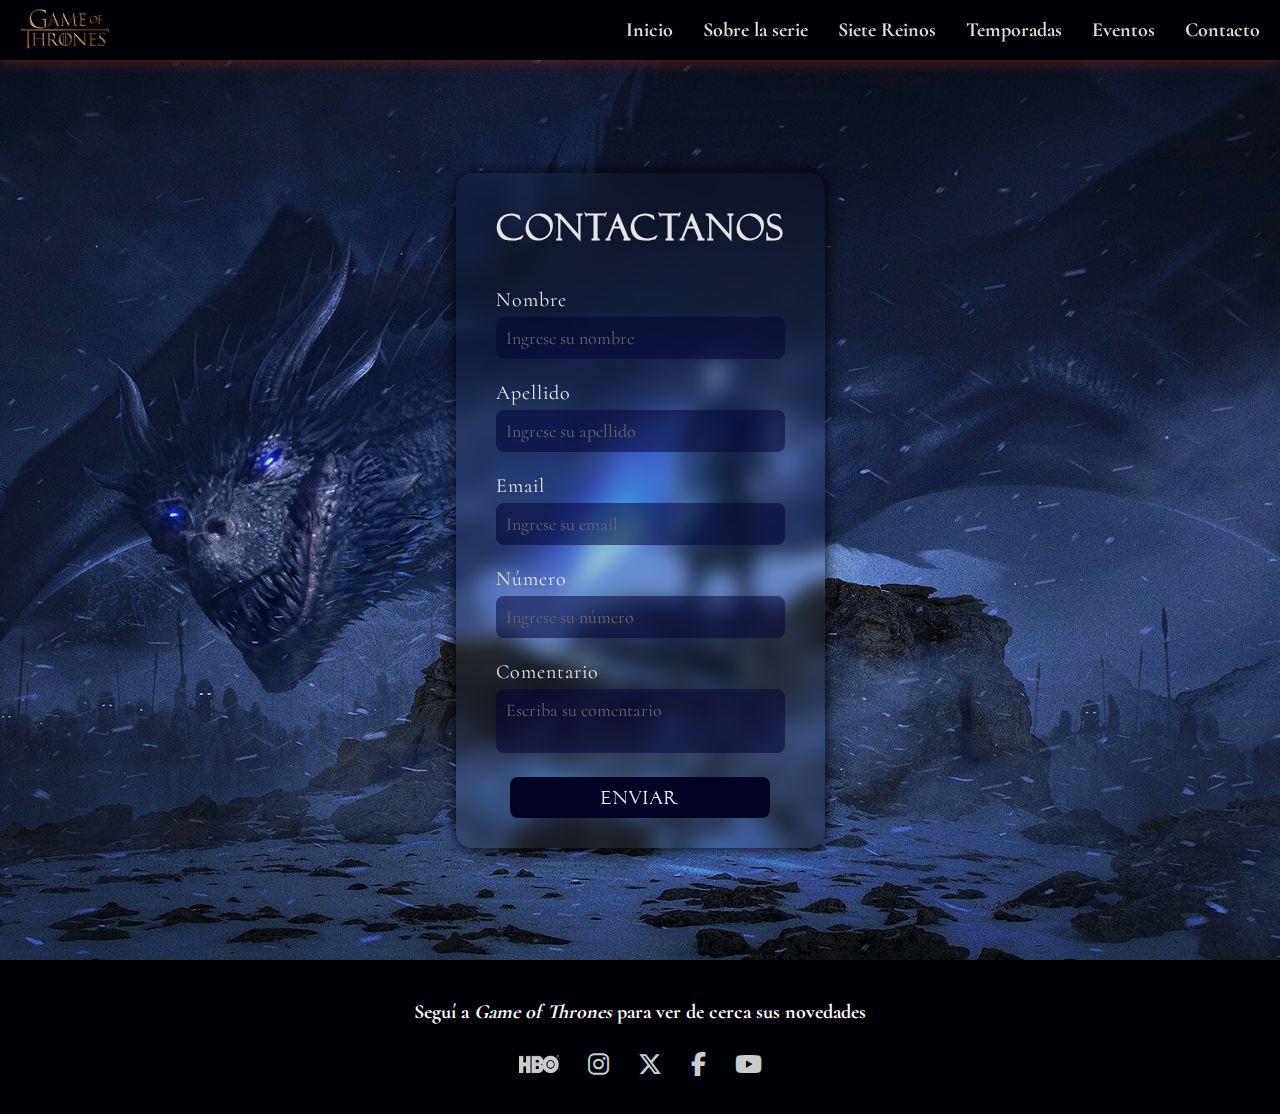
<file: contacto.html>
<!DOCTYPE html>
<html lang="en">

    <head>
        <title>Contacto</title>
        <meta charset="UTF-8">
        <meta name="viewport" content="width=device-width, initial-scale=1.0">
        <link rel="stylesheet" href="estilos/contacto.css">
        <link rel="stylesheet" href="estilos/estilosFijos.css">
        <link rel="stylesheet" href="estilos/fuentes.css">
        <link rel="icon" href="imagenes/icono.png">
        <link rel="stylesheet" href="https://cdnjs.cloudflare.com/ajax/libs/font-awesome/6.7.2/css/all.min.css">
    </head>

    <body>
        <header>
            <img src="imagenes/logo.png" alt = "Game Of Thrones - Logo" class="logo">
                <nav>
                    <ul class="enlaces">
                        <li><a href="index.html">Inicio</a></li>
                        <li><a href="index.html#subtitulo">Sobre la serie</a></li>
                        <li><a href="siete_reinos.html">Siete Reinos</a></li>
                        <li><a href="temporadas.html">Temporadas</a></li>
                        <li><a href="404.html">Eventos</a></li>
                        <li><a href="contacto.html">Contacto</a></li>
                    </ul>
                </nav>
        </header>
        
        <div class="fondo">
            <div class="contenedor">

                <form autocomplete="off" action="pagina_enviada.html">
                    <h1>Contactanos</h1>

                    <label for="nombre">Nombre</label>
                    <input type="text" id="nombre" placeholder="Ingrese su nombre" required>

                    <label for="apellido">Apellido</label>
                    <input type="text" id="apellido" placeholder="Ingrese su apellido" required>

                    <label for="email">Email</label>
                    <input type="email" id="email" placeholder="Ingrese su email" required>

                    <label for="celular">Número</label>
                    <input type="tel" id="celular" placeholder="Ingrese su número" required pattern="[0-9]{7,15}">

                    <label for="comentario">Comentario</label>
                    <textarea name="text" id="comentario" placeholder="Escriba su comentario"></textarea>

                    <button type="submit">Enviar</button>

                </form>

            </div>
        </div>

        <footer class="plataformas">

            <div>
                <p>Seguí a <span>Game of Thrones</span> para ver de cerca sus novedades</p>
            </div>

            <div class="redes">

                <a href="https://www.max.com/ar/es/shows/game-of-thrones/4f6b4985-2dc9-4ab6-ac79-d60f0860b0ac" target="_blank" class="icono hbo">
                    <img src="../imagenes/HBO-logo.png" alt="HBO Max" class="hbo-icono">
                </a>

                <a href="https://www.instagram.com/gameofthrones/?hl=es" target="_blank" class="icono ig"><i class="fab fa-instagram"></i></a>
        
                <a href="https://x.com/GameOfThrones" target="_blank" class="icono x"><i class="fab fa-x-twitter"></i></a>
               
                <a href="https://www.facebook.com/GameOfThrones" target="_blank" class="icono facebook"><i class="fab fa-facebook-f"></i></a>
                
                <a href="https://www.youtube.com/user/GameofThrones" target="_blank" class="icono yt"><i class="fab fa-youtube"></i></a>
              </div>

        </footer>

    </body>
</html>
</file>
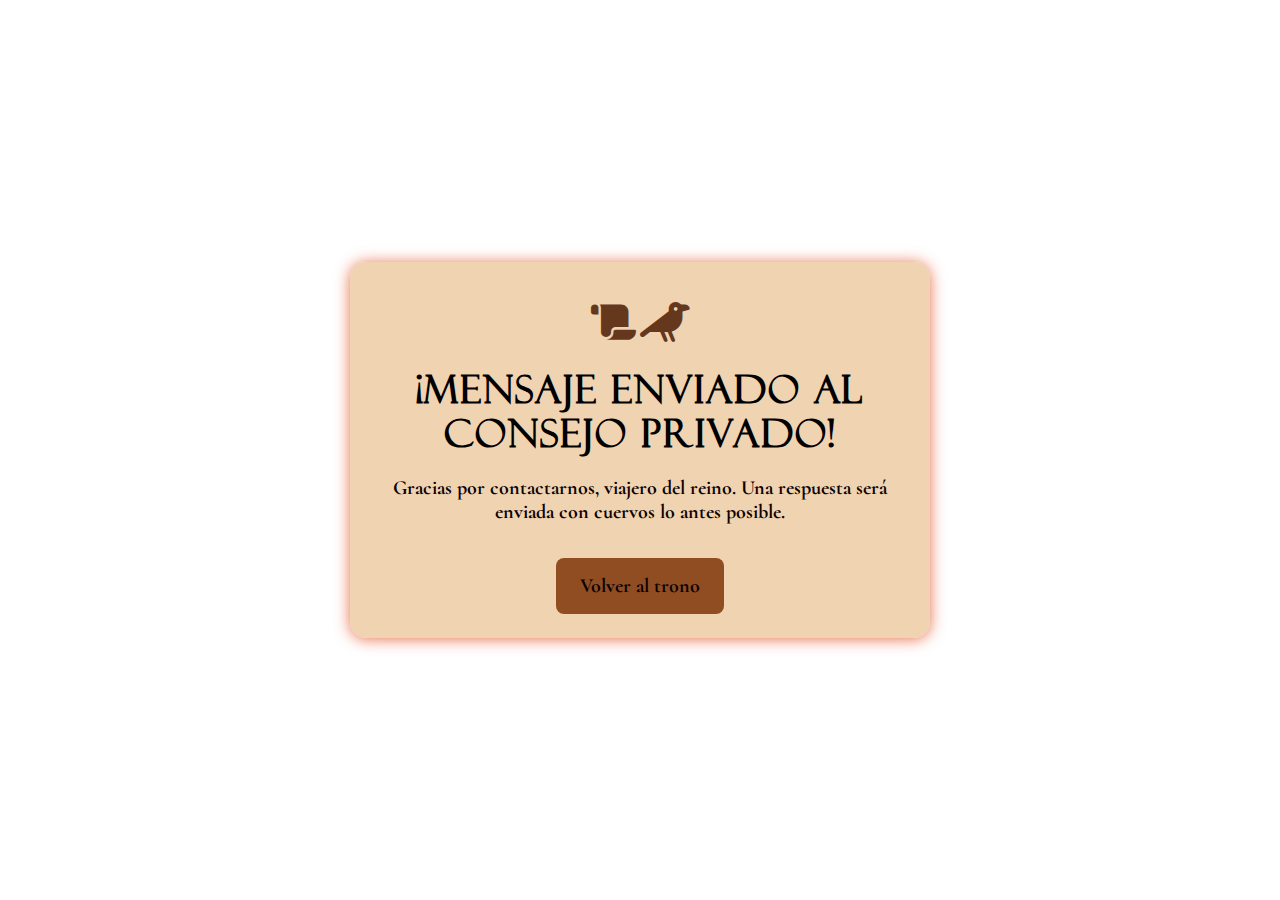
<file: pagina_enviada.html>
<!DOCTYPE html>
<html lang="es">
<head>
    <meta charset="UTF-8" />
    <meta name="viewport" content="width=device-width, initial-scale=1.0"/>
    <link rel="stylesheet" href="estilos/paginaEnviada.css">
    <link rel="stylesheet" href="estilos/fuentes.css">
    <link rel="icon" href="imagenes/icono.png">
    <link rel="stylesheet" href="https://cdnjs.cloudflare.com/ajax/libs/font-awesome/6.7.2/css/all.min.css">
    <title>Formulario enviado</title>
</head>

<body>

    <div class="mensaje">

      <div>
        <i class="fas fa-scroll"></i>
        <i class="fas fa-crow"></i>
      </div>

      <h1>¡Mensaje enviado al consejo privado!</h1>
      <p>Gracias por contactarnos, viajero del reino. Una respuesta será enviada con cuervos lo antes posible.</p>
      <a href="index.html" class="btn">Volver al trono</a>

    </div>
  

</body>

</html>
</file>
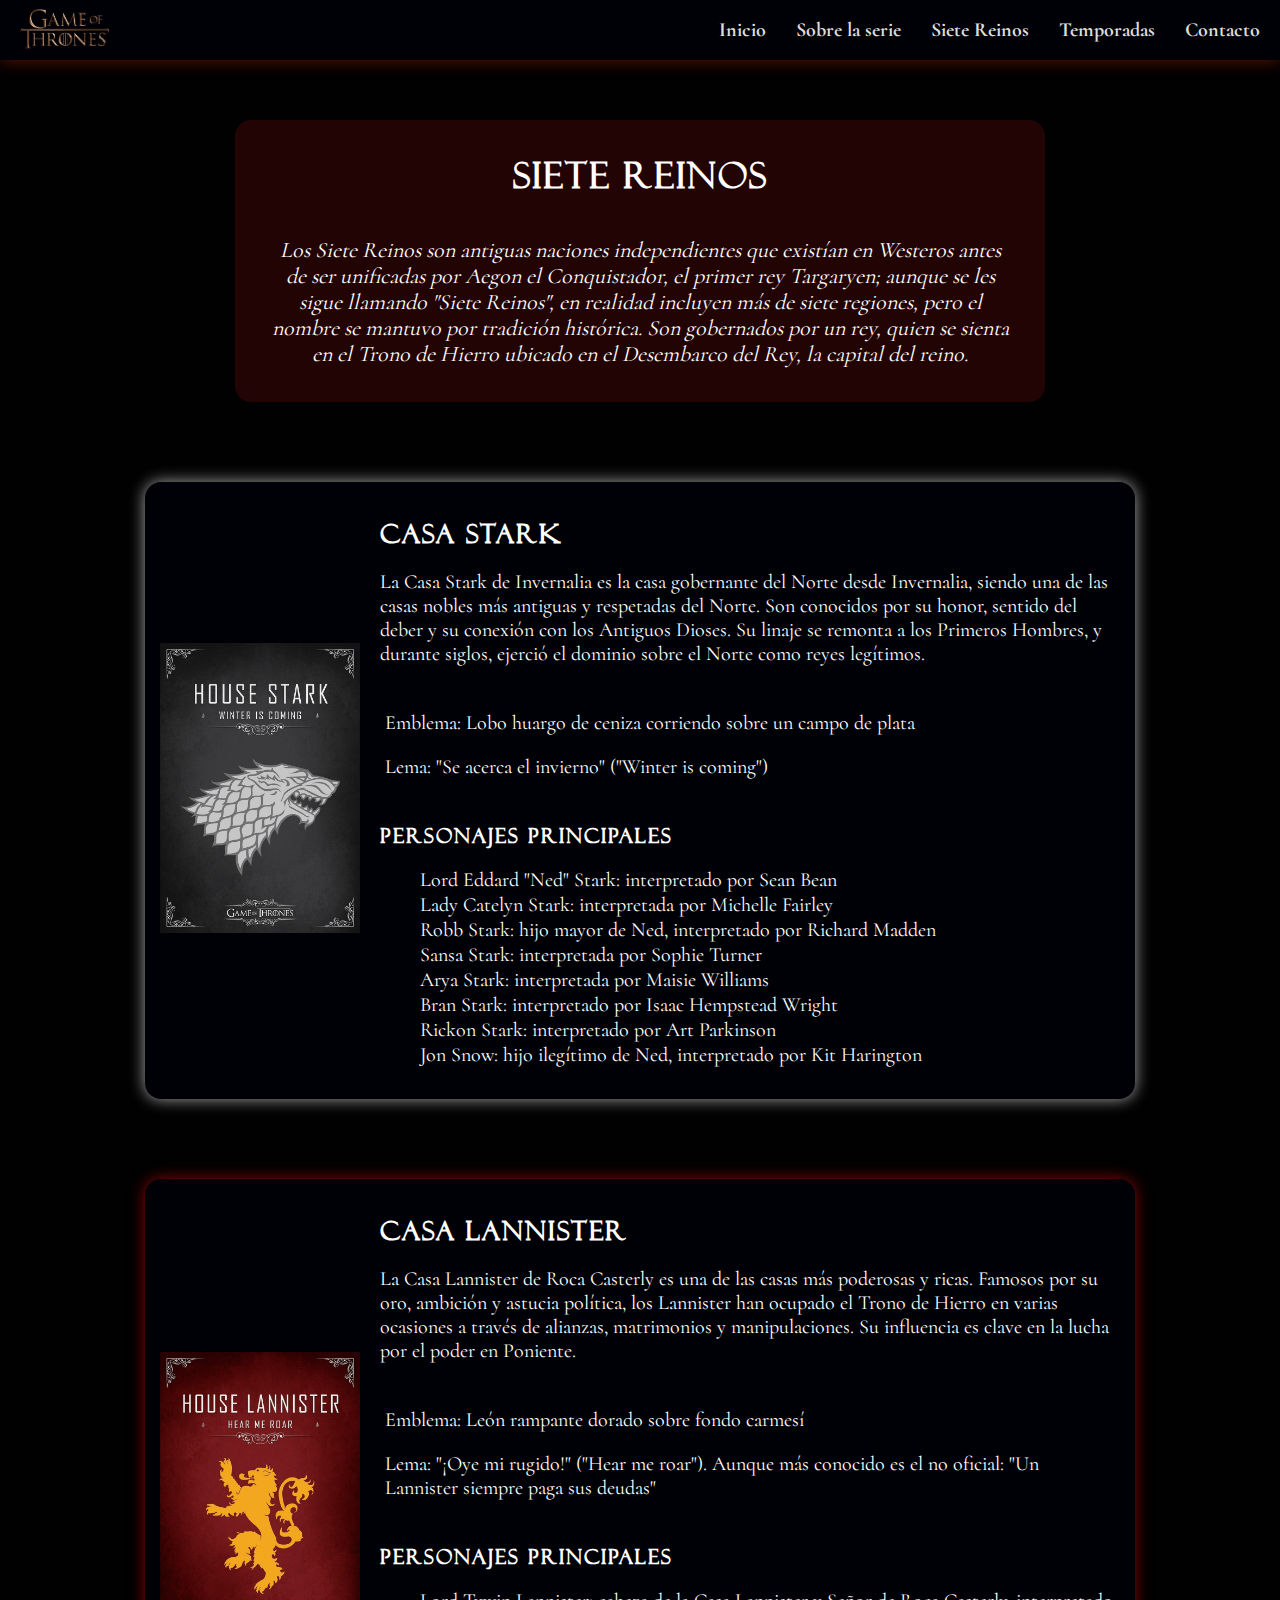
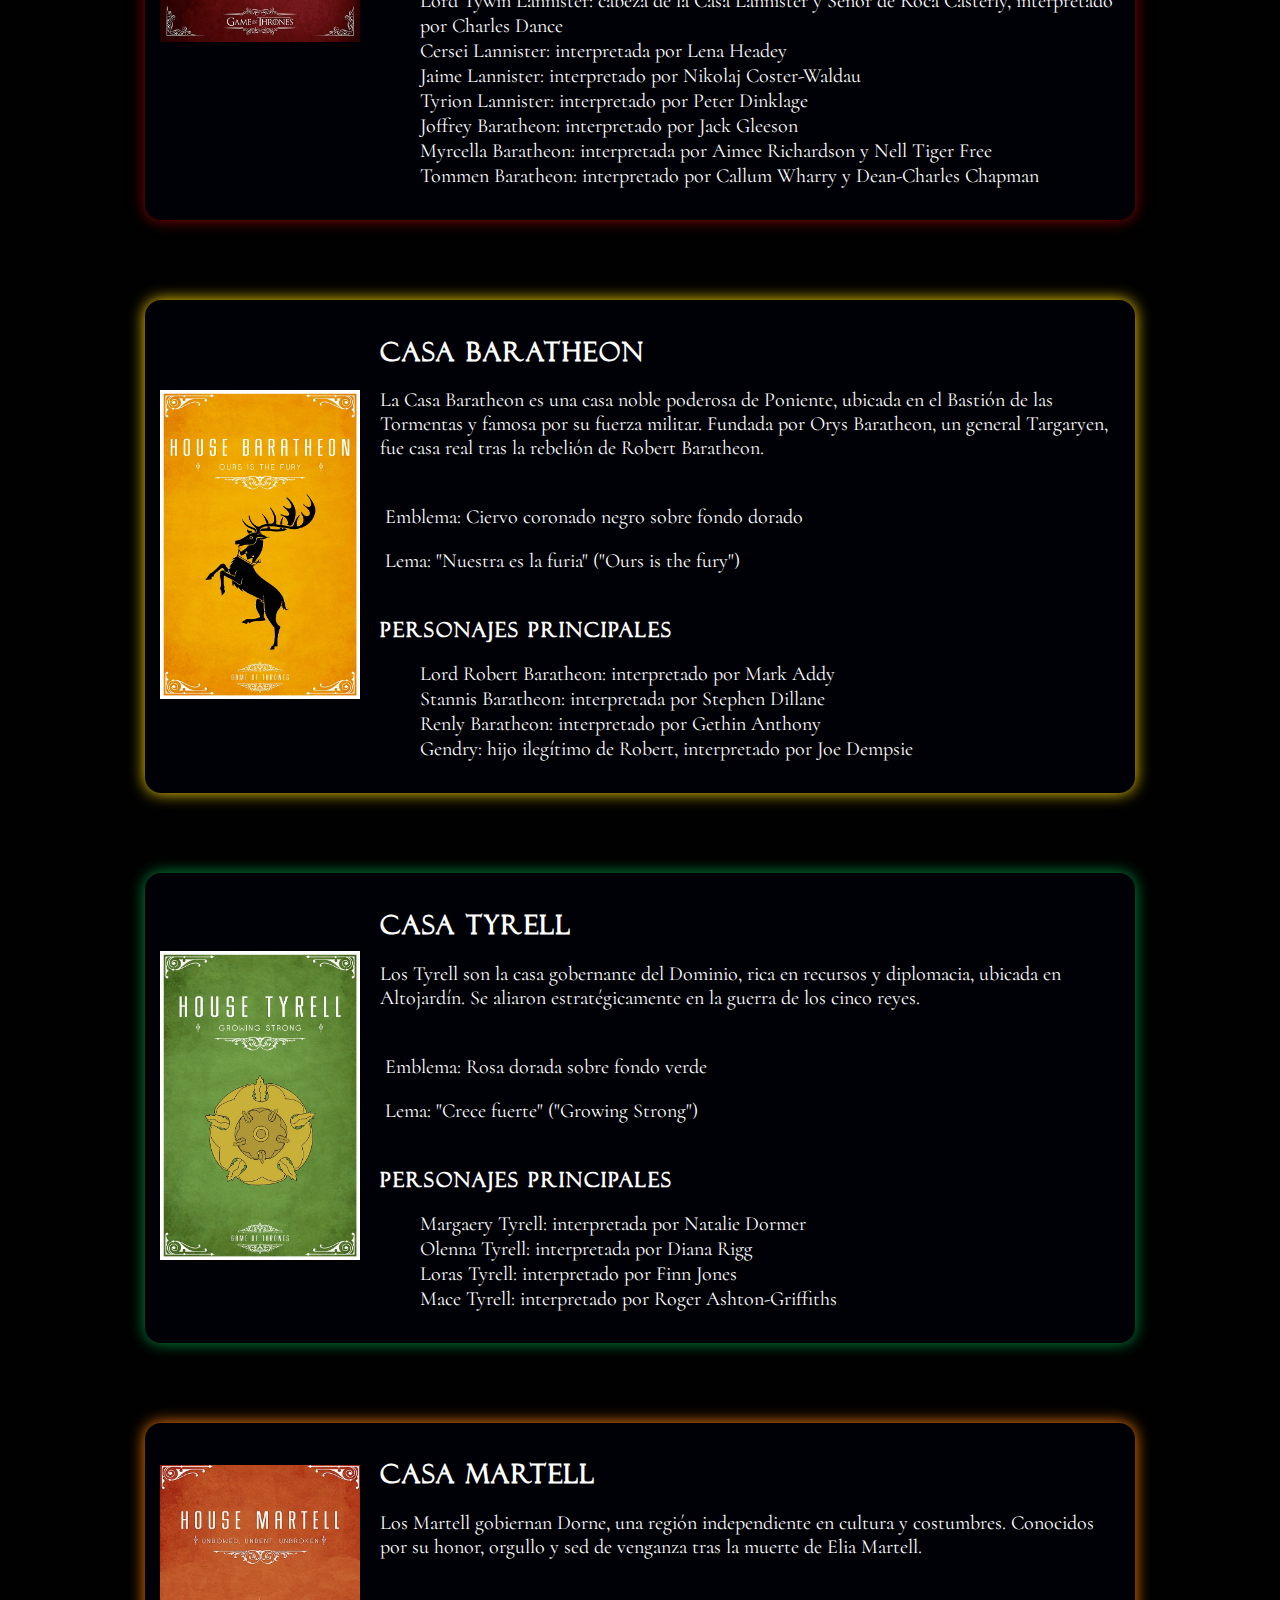
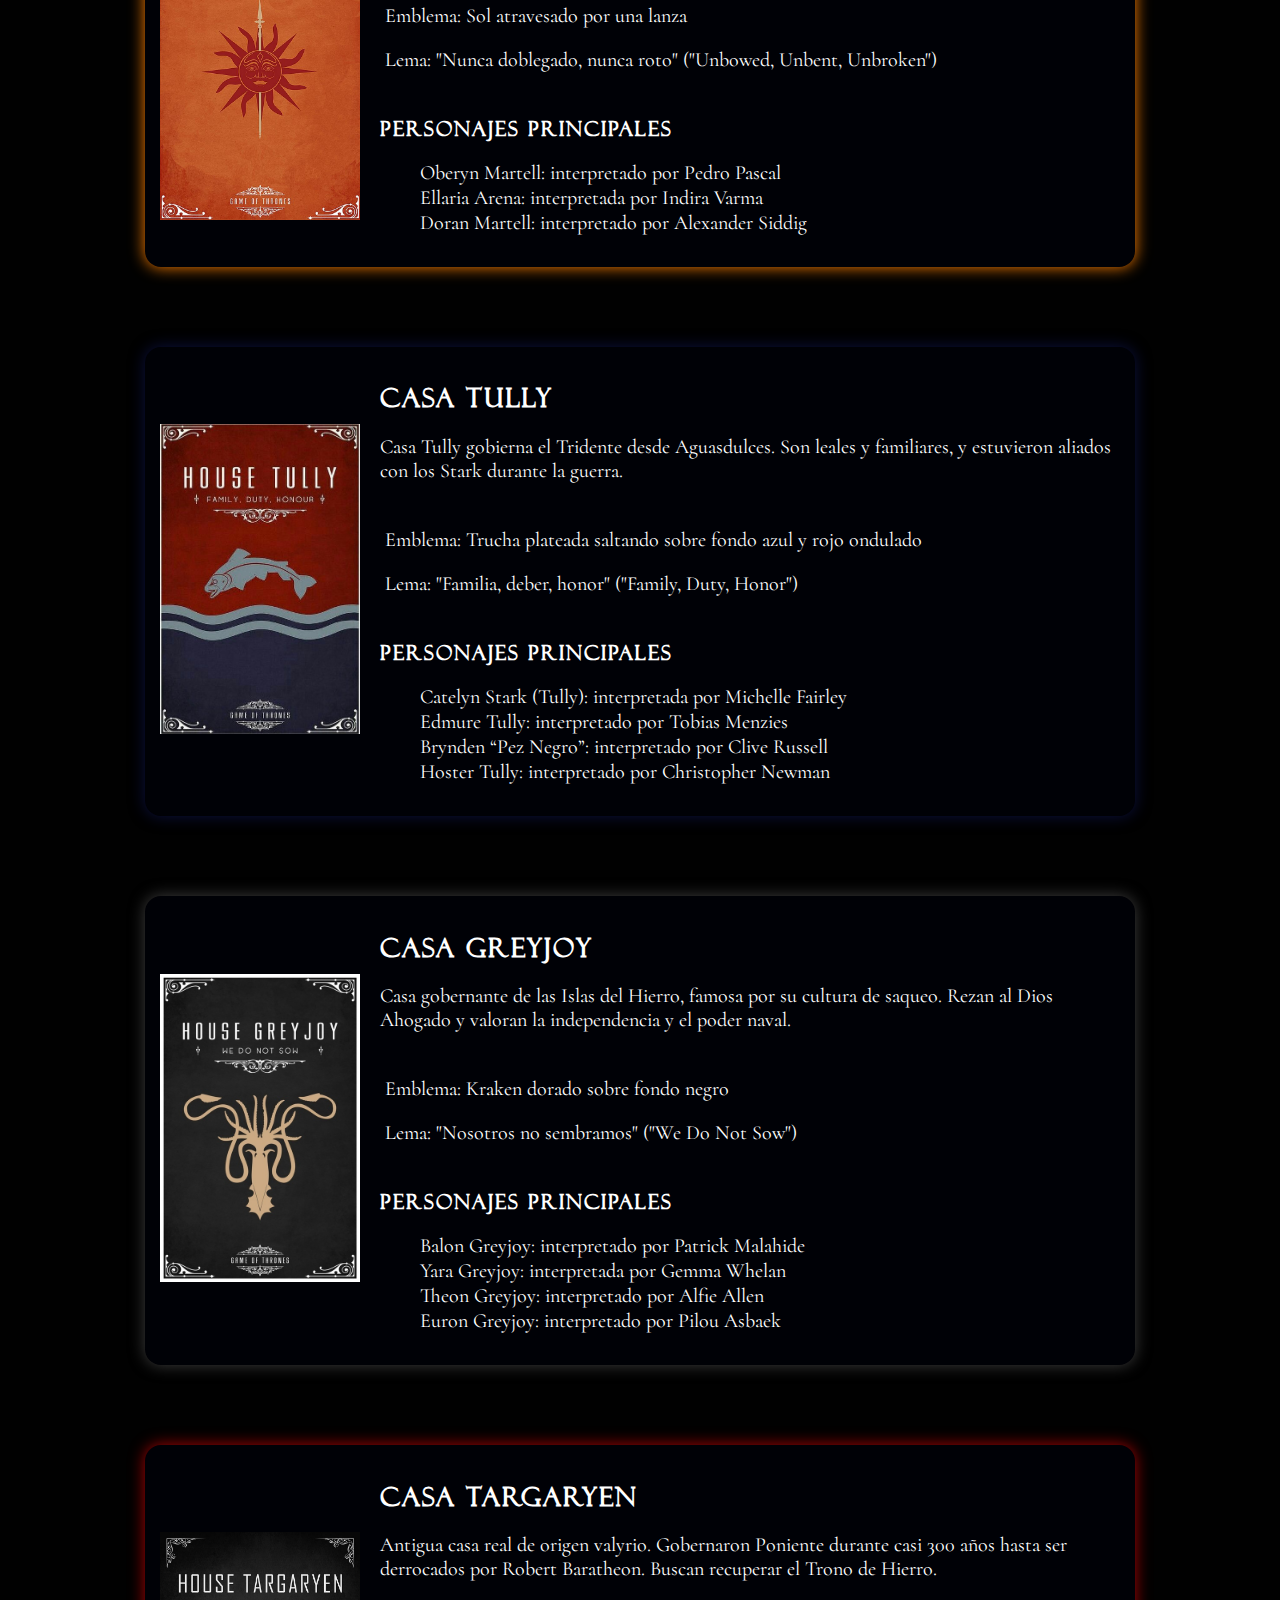
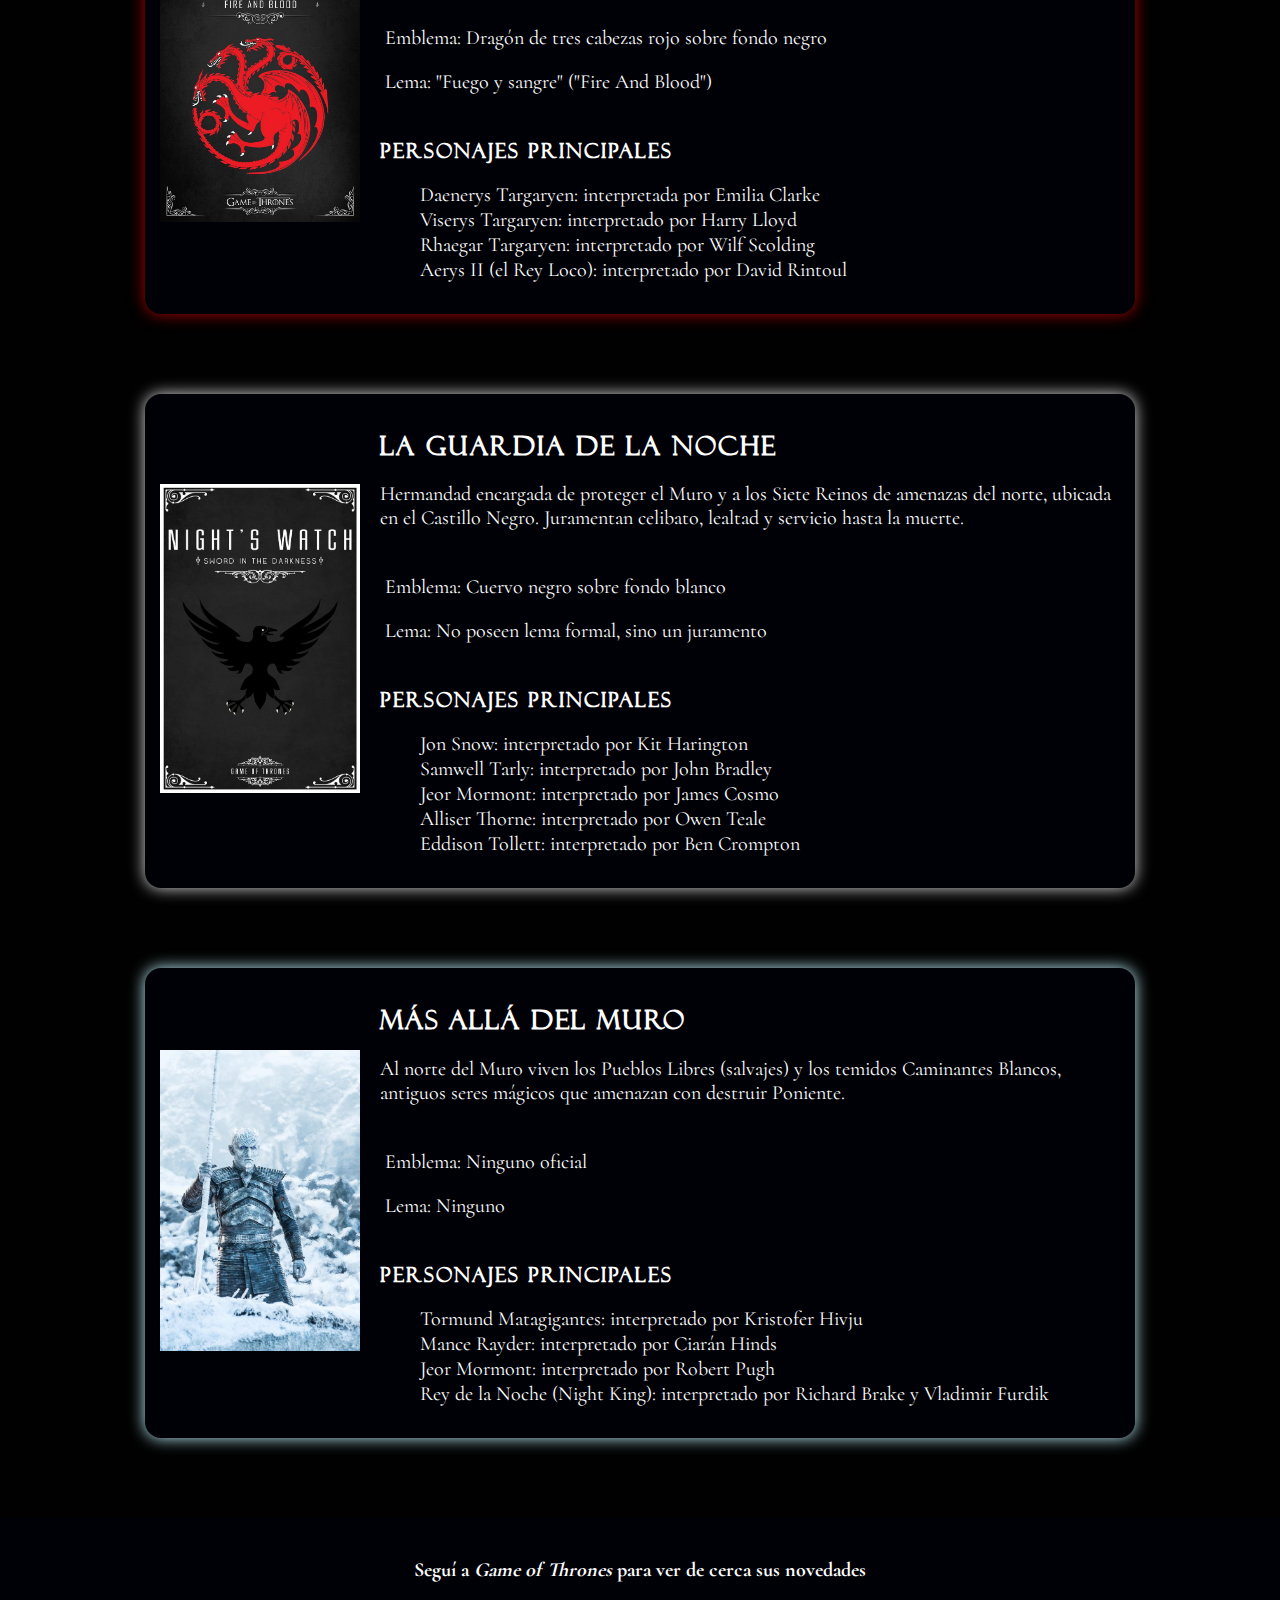
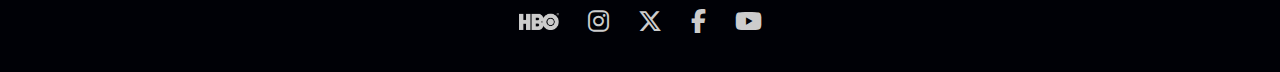
<file: siete_reinos.html>
<!DOCTYPE html>
<html lang="en">

    <head>
        <title>Siete Reinos</title>
        <meta charset="UTF-8">
        <meta name="viewport" content="width=device-width, initial-scale=1.0">
        <link rel="stylesheet" href="estilos/estilosFijos.css">
        <link rel="stylesheet" href="estilos/siete_reinos.css">
        <link rel="stylesheet" href="estilos/fuentes.css">
        <link rel="icon" href="imagenes/icono.png">
        <link rel="stylesheet" href="https://cdnjs.cloudflare.com/ajax/libs/font-awesome/6.7.2/css/all.min.css">
    </head>

    <body>
        <header>
            <img src="imagenes/logo.png" alt = "Game Of Thrones - Logo" class="logo">
                <nav>
                    <ul class="enlaces">
                        <li><a href="index.html">Inicio</a></li>
                        <li><a href="index.html#subtitulo">Sobre la serie</a></li>
                        <li><a href="siete_reinos.html">Siete Reinos</a></li>
                        <li><a href="temporadas.html">Temporadas</a></li>
                        <li><a href="contacto.html">Contacto</a></li>
                    </ul>
                </nav>
        </header>

        <div class="bloque">
            <h1>Siete Reinos</h1>
            <p class="reinos">
                Los Siete Reinos son antiguas naciones independientes que existían en Westeros antes de ser unificadas por Aegon el Conquistador, el primer rey Targaryen; aunque se les sigue llamando "Siete Reinos", en realidad incluyen más de siete regiones, pero el nombre se mantuvo por tradición histórica. Son gobernados por un rey, quien se sienta en el Trono de Hierro ubicado en el Desembarco del Rey, la capital del reino.
            </p>
        </div>

        <div class="casa stark holograma">
            <figure class="imagen_emblema">
                <img src="../imagenes/emblemas/emblema_stark.jpg" alt="Emblema Stark" class="emblema">
            </figure>

            <div class="texto_casa">
                <h2>Casa Stark</h2>
                <p>
                    La Casa Stark de Invernalia es la casa gobernante del Norte desde Invernalia, siendo una de las casas nobles más antiguas y respetadas del Norte. Son conocidos por su honor, sentido del deber y su conexión con los Antiguos Dioses. Su linaje se remonta a los Primeros Hombres, y durante siglos, ejerció el dominio sobre el Norte como reyes legítimos.
                </p>
                
                <div class="emblema_lema">
                    <p>Emblema: Lobo huargo de ceniza corriendo sobre un campo de plata</p></li>
                    <p>Lema: "Se acerca el invierno" ("Winter is coming")</p>
                </div>
            
                <h3>Personajes principales</h3>
                <ul class="lista">
                    <li>Lord Eddard "Ned" Stark: interpretado por Sean Bean</li>
                    <li>Lady Catelyn Stark: interpretada por Michelle Fairley</li>
                    <li>Robb Stark: hijo mayor de Ned, interpretado por Richard Madden</li>
                    <li>Sansa Stark: interpretada por Sophie Turner</li>
                    <li>Arya Stark: interpretada por Maisie Williams</li>
                    <li>Bran Stark: interpretado por Isaac Hempstead Wright</li>
                    <li>Rickon Stark: interpretado por Art Parkinson</li>
                    <li>Jon Snow: hijo ilegítimo de Ned, interpretado por Kit Harington</li>
                </ul>
            </div>
        </div>


        <div class="casa lannister">
            <div class="imagen_emblema">
                <img src="../imagenes/emblemas/emblema_lannister.JPG" alt="Emblema Lannister" class="emblema">
            </div>

            <div class="texto_casa">
                <h2>Casa Lannister</h2>
                <p>
                    La Casa Lannister de Roca Casterly es una de las casas más poderosas y ricas. Famosos por su oro, ambición y astucia política, los Lannister han ocupado el Trono de Hierro en varias ocasiones a través de alianzas, matrimonios y manipulaciones. Su influencia es clave en la lucha por el poder en Poniente. 
                </p>

                <div class="emblema_lema">
                    <p>Emblema: León rampante dorado sobre fondo carmesí</p>
                    <p>Lema: "¡Oye mi rugido!" ("Hear me roar"). Aunque más conocido es el no oficial: "Un Lannister siempre paga sus deudas"</p>
                </div>
           
                <h3>Personajes principales</h3>
                <ul class="lista">
                    <li>Lord Tywin Lannister: cabeza de la Casa Lannister y Señor de Roca Casterly, interpretado por Charles Dance</li>
                    <li>Cersei Lannister: interpretada por Lena Headey</li>
                    <li>Jaime Lannister: interpretado por Nikolaj Coster-Waldau</li>
                    <li>Tyrion Lannister: interpretado por Peter Dinklage</li>
                    <li>Joffrey Baratheon: interpretado por Jack Gleeson</li>
                    <li>Myrcella Baratheon: interpretada por Aimee Richardson y Nell Tiger Free</li>
                    <li>Tommen Baratheon: interpretado por Callum Wharry y Dean-Charles Chapman</li>
                </ul>
            </div>
        </div>
        
        <div class="casa baratheon">
            <div class="imagen_emblema">
                <img src="../imagenes/emblemas/emblema_baratheon.jpg" alt="Emblema Baratheon" class="emblema">
            </div>

            <div class="texto_casa">
                <h2>Casa Baratheon</h2>
                <p>
                    La Casa Baratheon es una casa noble poderosa de Poniente, ubicada en el Bastión de las Tormentas y famosa por su fuerza militar. Fundada por Orys Baratheon, un general Targaryen, fue casa real tras la rebelión de Robert Baratheon.
                </p>
                
                <div class="emblema_lema">
                    <p>Emblema: Ciervo coronado negro sobre fondo dorado</p>
                    <p>Lema: "Nuestra es la furia" ("Ours is the fury")</p>
                </div>
            
                <h3>Personajes principales</h3>
                <ul class="lista">
                    <li>Lord Robert Baratheon: interpretado por Mark Addy</li>
                    <li>Stannis Baratheon: interpretada por Stephen Dillane</li>
                    <li>Renly Baratheon: interpretado por Gethin Anthony</li>
                    <li>Gendry: hijo ilegítimo de Robert, interpretado por Joe Dempsie</li>
                </ul>
            </div>
        </div>

        <div class="casa tyrell">
            <div class="imagen_emblema">
                <img src="../imagenes/emblemas/emblema_tyrell.jpg" alt="Emblema Tyrell" class="emblema">
            </div>

            <div class="texto_casa">
                <h2>Casa Tyrell</h2>
                <p>
                    Los Tyrell son la casa gobernante del Dominio, rica en recursos y diplomacia, ubicada en Altojardín. Se aliaron estratégicamente en la guerra de los cinco reyes.
                </p>

                <div class="emblema_lema">
                    <p>Emblema: Rosa dorada sobre fondo verde</p>
                    <p>Lema: "Crece fuerte" ("Growing Strong")</p>
                </div>
            
                <h3>Personajes principales</h3>
                <ul class="lista">
                    <li>Margaery Tyrell: interpretada por Natalie Dormer</li>
                    <li>Olenna Tyrell: interpretada por Diana Rigg</li>
                    <li>Loras Tyrell: interpretado por Finn Jones</li>
                    <li>Mace Tyrell: interpretado por Roger Ashton-Griffiths</li>
                </ul>
            </div>
        </div>

        <div class="casa martell">
            <div class="imagen_emblema">
                <img src="../imagenes/emblemas/emblema_martell.jpg" alt="Emblema Martell" class="emblema">
            </div>

            <div class="texto_casa">
                <h2>Casa Martell</h2>
                <p>
                    Los Martell gobiernan Dorne, una región independiente en cultura y costumbres. Conocidos por su honor, orgullo y sed de venganza tras la muerte de Elia Martell.
                </p>

                <div class="emblema_lema">
                    <p>Emblema: Sol atravesado por una lanza</p>
                    <p>Lema: "Nunca doblegado, nunca roto" ("Unbowed, Unbent, Unbroken")</p>
                </div>
            
                <h3>Personajes principales</h3>
                <ul class="lista">
                    <li>Oberyn Martell: interpretado por Pedro Pascal</li>
                    <li>Ellaria Arena: interpretada por Indira Varma</li>
                    <li>Doran Martell: interpretado por Alexander Siddig</li>
                </ul>
            </div>
        </div>

        <div class="casa tully">
            <div class="imagen_emblema">
                <img src="../imagenes/emblemas/emblema_tully.jpg" alt="Emblema Tully" class="emblema">
            </div>

            <div class="texto_casa">
                <h2>Casa Tully</h2>
                <p>
                    Casa Tully gobierna el Tridente desde Aguasdulces. Son leales y familiares, y estuvieron aliados con los Stark durante la guerra.
                </p>

                <div class="emblema_lema">
                    <p>Emblema: Trucha plateada saltando sobre fondo azul y rojo ondulado</p>
                    <p>Lema: "Familia, deber, honor" ("Family, Duty, Honor")</p>
                </div>
            
                <h3>Personajes principales</h3>
                <ul class="lista">
                    <li>Catelyn Stark (Tully): interpretada por Michelle Fairley</li>
                    <li>Edmure Tully: interpretado por Tobias Menzies</li>
                    <li>Brynden “Pez Negro”: interpretado por Clive Russell</li>
                    <li>Hoster Tully: interpretado por Christopher Newman</li>
                </ul>
            </div>
        </div>

        <div class="casa greyjoy">
            <div class="imagen_emblema">
                <img src="../imagenes/emblemas/emblema_greyjoy.jpg" alt="Emblema Greyjoy" class="emblema">
            </div>

            <div class="texto_casa">
                <h2>Casa Greyjoy</h2>
                <p>
                    Casa gobernante de las Islas del Hierro, famosa por su cultura de saqueo. Rezan al Dios Ahogado y valoran la independencia y el poder naval.
                </p>

                <div class="emblema_lema">
                    <p>Emblema: Kraken dorado sobre fondo negro</p>
                    <p>Lema: "Nosotros no sembramos" ("We Do Not Sow")</p>
                </div>
            
                <h3>Personajes principales</h3>
                <ul class="lista">
                    <li>Balon Greyjoy: interpretado por Patrick Malahide</li>
                    <li>Yara Greyjoy: interpretada por Gemma Whelan</li>
                    <li>Theon Greyjoy: interpretado por Alfie Allen</li>
                    <li>Euron Greyjoy: interpretado por Pilou Asbaek</li>
                </ul>
            </div> 
        </div>

        <div class="casa targaryen">
            <div class="imagen_emblema">
                <img src="../imagenes/emblemas/emblema_targaryen.jpg" alt="Emblema Targaryen" class="emblema">
            </div>

            <div class="texto_casa">
                <h2>Casa Targaryen</h2>
                <p>
                    Antigua casa real de origen valyrio. Gobernaron Poniente durante casi 300 años hasta ser derrocados por Robert Baratheon. Buscan recuperar el Trono de Hierro.
                </p>

                <div class="emblema_lema">
                    <p>Emblema: Dragón de tres cabezas rojo sobre fondo negro</p>
                    <p>Lema: "Fuego y sangre" ("Fire And Blood")</p>
                </div>
            
                <h3>Personajes principales</h3>
                <ul class="lista">
                    <li>Daenerys Targaryen: interpretada por Emilia Clarke</li>
                    <li>Viserys Targaryen: interpretado por Harry Lloyd</li>
                    <li>Rhaegar Targaryen: interpretado por Wilf Scolding</li>
                    <li>Aerys II (el Rey Loco): interpretado por David Rintoul</li>
                </ul>
            </div>    
        </div>

        <div class="casa guardia">
            <div class="imagen_emblema">
                <img src="../imagenes/emblemas/emblema_guardia.jpg" alt="Emblema Guardia de la Noche" class="emblema">
            </div>

            <div class="texto_casa">
                <h2>La Guardia de la Noche</h2>
                <p>
                    Hermandad encargada de proteger el Muro y a los Siete Reinos de amenazas del norte, ubicada en el Castillo Negro. Juramentan celibato, lealtad y servicio hasta la muerte.
                </p>

                <div class="emblema_lema">
                    <p>Emblema: Cuervo negro sobre fondo blanco</p>
                    <p>Lema: No poseen lema formal, sino un juramento</p>
                </div>
            
                <h3>Personajes principales</h3>
                <ul class="lista">
                    <li>Jon Snow: interpretado por Kit Harington</li>
                    <li>Samwell Tarly: interpretado por John Bradley</li>
                    <li>Jeor Mormont: interpretado por James Cosmo</li>
                    <li>Alliser Thorne: interpretado por Owen Teale</li>
                    <li>Eddison Tollett: interpretado por Ben Crompton</li>
                </ul>
            </div>
        </div>

        <div class="casa caminante">
            <div class="imagen_emblema">
                <img src="../imagenes/emblemas/caminante_blanco.jpg" alt="Caminante Blanco" class="emblema">
            </div>
            
            <div class="texto_casa">
                <h2>Más allá del Muro</h2>
                <p>
                    Al norte del Muro viven los Pueblos Libres (salvajes) y los temidos Caminantes Blancos, antiguos seres mágicos que amenazan con destruir Poniente.
                </p>

                <div class="emblema_lema">
                    <p>Emblema: Ninguno oficial</p>
                    <p>Lema: Ninguno</p>
                </div>
            
                <h3>Personajes principales</h3>
                <ul class="lista">
                    <li>Tormund Matagigantes: interpretado por Kristofer Hivju</li>
                    <li>Mance Rayder: interpretado por Ciarán Hinds</li>
                    <li>Jeor Mormont: interpretado por Robert Pugh</li>
                    <li>Rey de la Noche (Night King): interpretado por Richard Brake y Vladimir Furdik</li>
                </ul>
            </div>
        </div>

        <footer class="plataformas">

            <div>
                <p>Seguí a <span>Game of Thrones</span> para ver de cerca sus novedades</p>
            </div>

            <div class="redes">

                <a href="https://www.max.com/ar/es/shows/game-of-thrones/4f6b4985-2dc9-4ab6-ac79-d60f0860b0ac" target="_blank" class="icono hbo">
                    <img src="../imagenes/HBO-logo.png" alt="HBO Max" class="hbo-icono">
                </a>

                <a href="https://www.instagram.com/gameofthrones/?hl=es" target="_blank" class="icono ig"><i class="fab fa-instagram"></i></a>
        
                <a href="https://x.com/GameOfThrones" target="_blank" class="icono x"><i class="fab fa-x-twitter"></i></a>
               
                <a href="https://www.facebook.com/GameOfThrones" target="_blank" class="icono facebook"><i class="fab fa-facebook-f"></i></a>
                
                <a href="https://www.youtube.com/user/GameofThrones" target="_blank" class="icono yt"><i class="fab fa-youtube"></i></a>
              </div>

        </footer>

    </body>
</html>
</file>
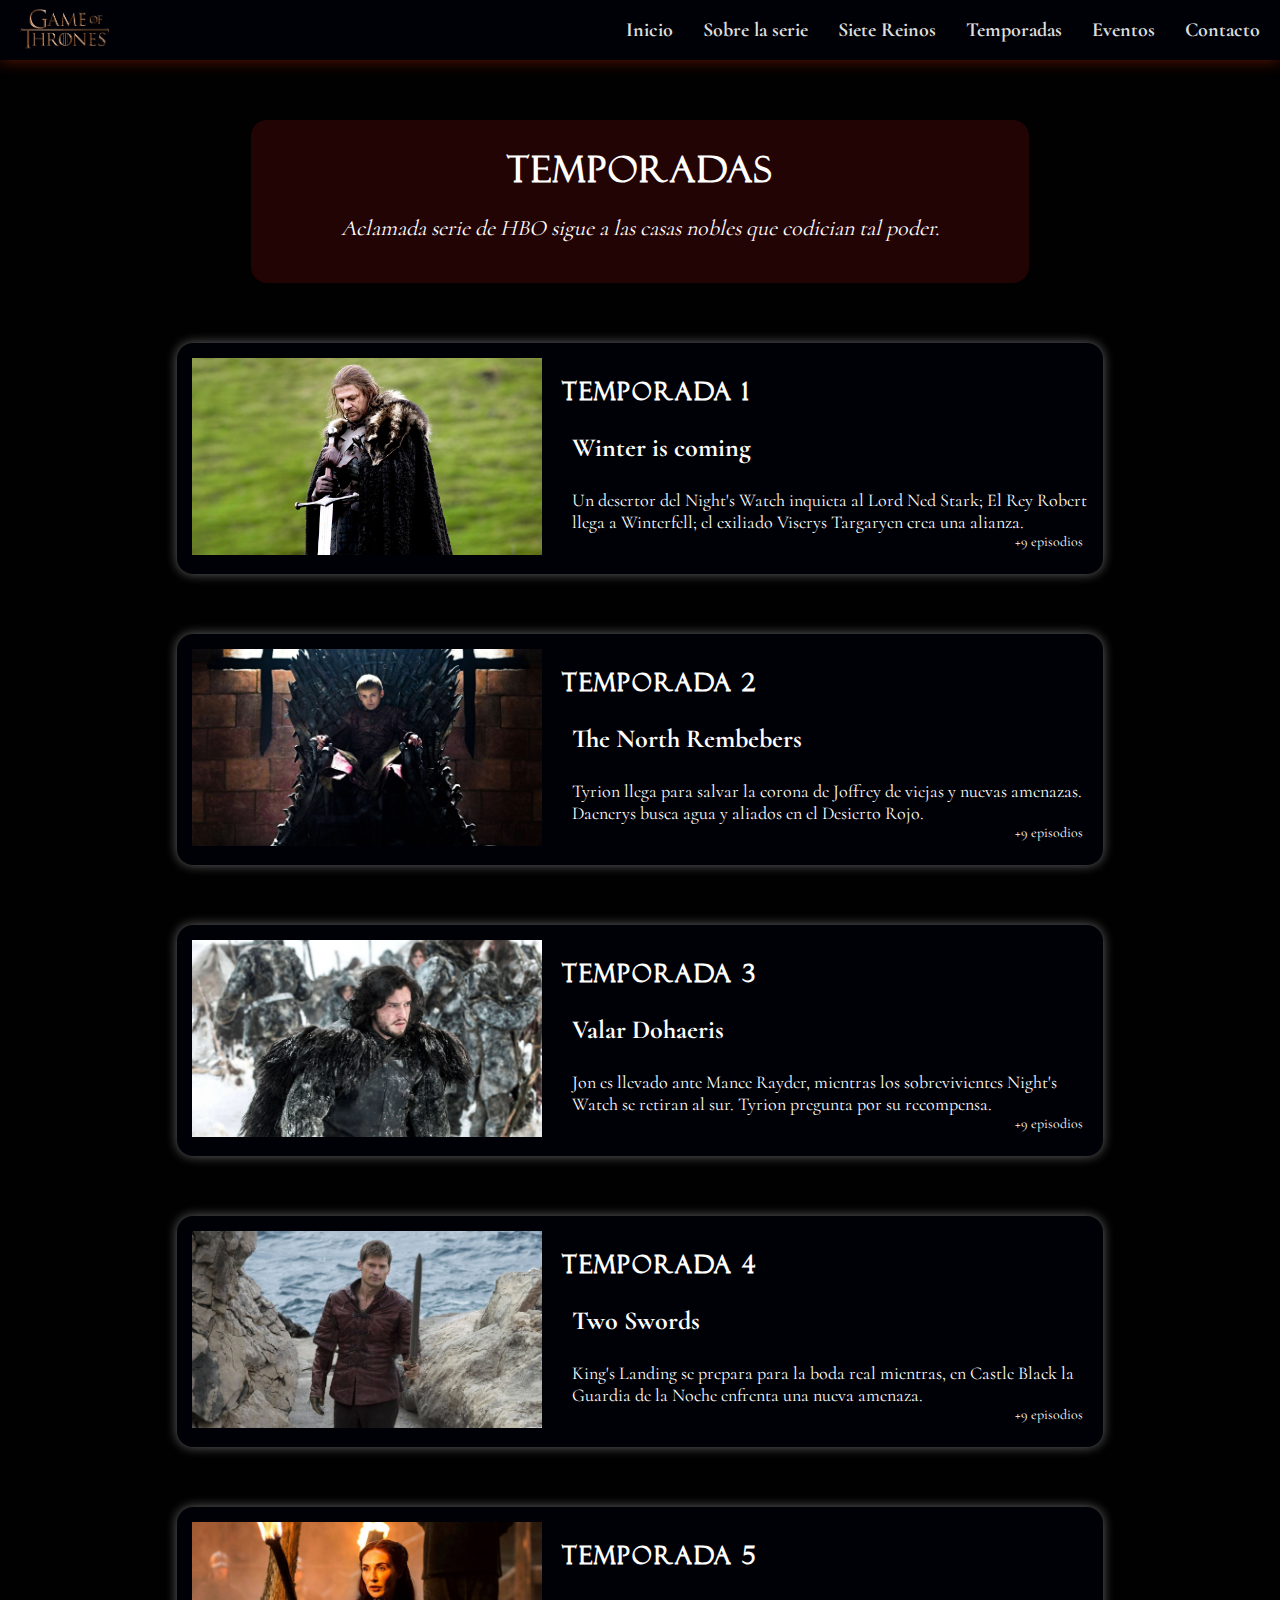
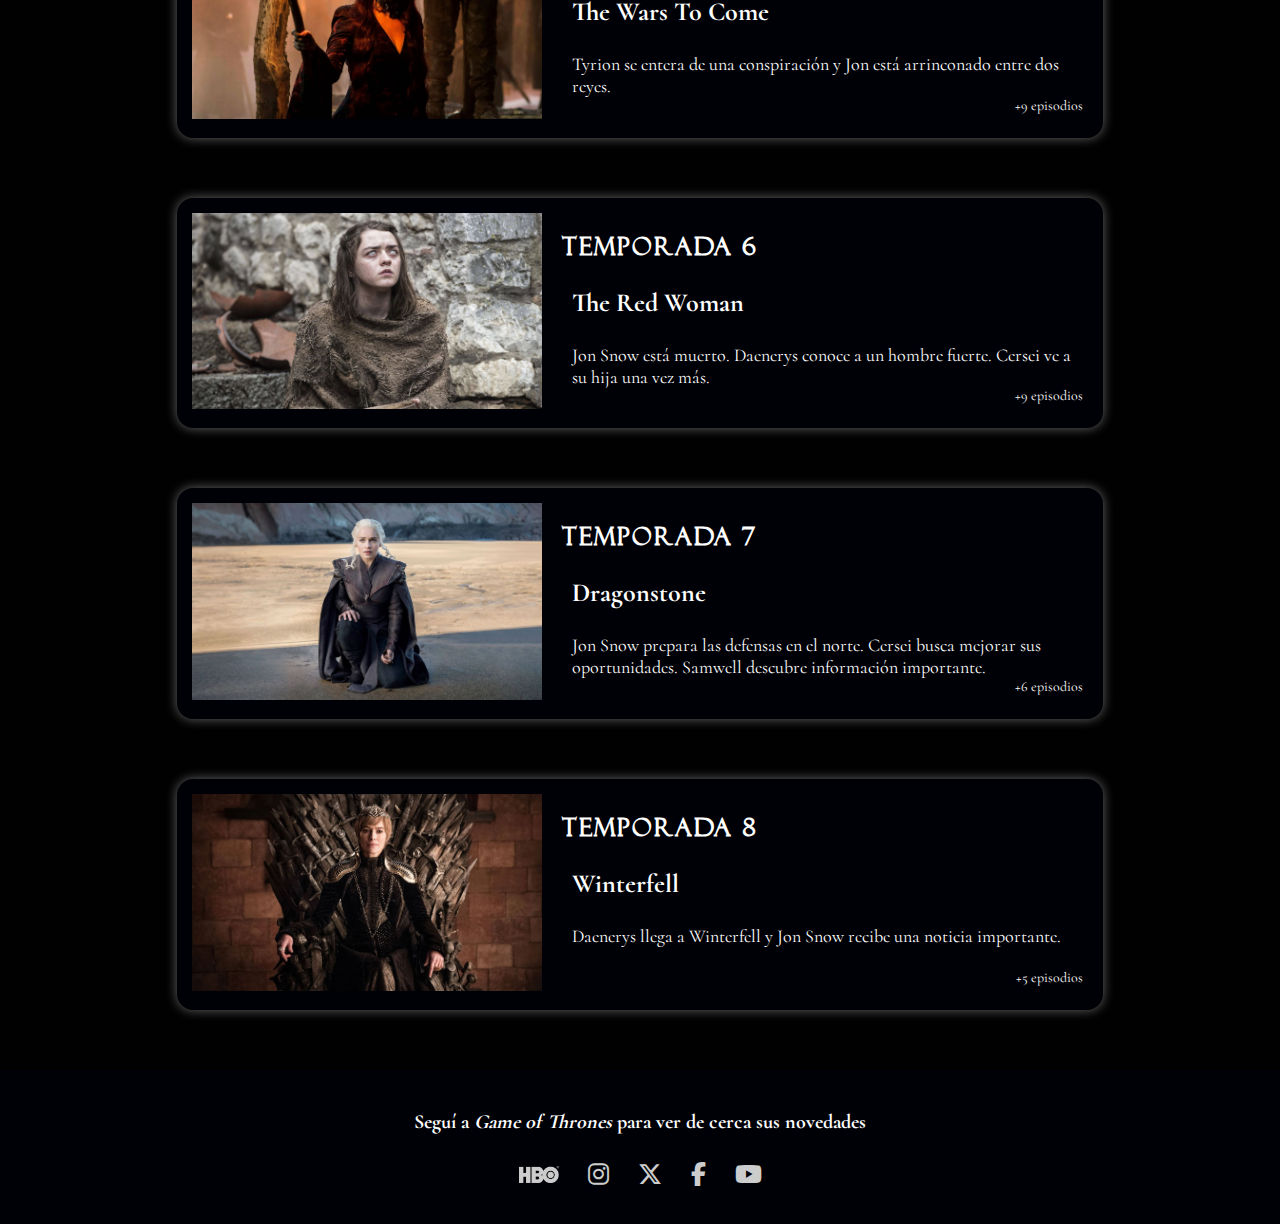
<file: temporadas.html>
<!DOCTYPE html>
<html lang="en">

    <head>
        <title>Temporadas</title>
        <meta charset="UTF-8">
        <meta name="viewport" content="width=device-width, initial-scale=1.0">
        <link rel="stylesheet" href="estilos/temporadas.css">
        <link rel="stylesheet" href="estilos/estilosFijos.css">
        <link rel="stylesheet" href="estilos/fuentes.css">
        <link rel="icon" href="imagenes/icono.png">
        <link rel="stylesheet" href="https://cdnjs.cloudflare.com/ajax/libs/font-awesome/6.7.2/css/all.min.css">
    </head>

    <body>
        <header>
            <img src="imagenes/logo.png" alt = "Game Of Thrones - Logo" class="logo">
                <nav>
                    <ul class="enlaces">
                        <li><a href="index.html">Inicio</a></li>
                        <li><a href="index.html#subtitulo">Sobre la serie</a></li>
                        <li><a href="siete_reinos.html">Siete Reinos</a></li>
                        <li><a href="temporadas.html">Temporadas</a></li>
                        <li><a href="errorEventos.html">Eventos</a></li>
                        <li><a href="contacto.html">Contacto</a></li>
                    </ul>
                </nav>
        </header>

        <div class="bloque">
            <h1>Temporadas</h1>

            <p class="intro">
                Aclamada serie de HBO sigue a las casas nobles que codician tal poder.
            </p>
        </div>

        <div class="caja">
            <div class="imagen_episodio">
                <a href="https://www.max.com/ar/es/shows/game-of-thrones/4f6b4985-2dc9-4ab6-ac79-d60f0860b0ac" target="_blank">
                    <img src="../imagenes/temporadas/temporada1.jpeg" alt="Episodio 1 - Temporada 1" class="imagen">
                </a>    
            </div>

            <div class="texto">
                <h2>Temporada 1</h2>
                <h3>Winter is coming</h3>
                <p>Un desertor del Night's Watch inquieta al Lord Ned Stark; El Rey Robert llega a Winterfell; el exiliado Viserys Targaryen crea una alianza.</p>
            </div>

            <div>
                <p class="episodio">
                    +9 episodios
                </p>
            </div>
        </div>

        <div class="caja">
            <div class="imagen_episodio">
                <a href="https://www.max.com/ar/es/shows/game-of-thrones/s2/4f6b4985-2dc9-4ab6-ac79-d60f0860b0ac" target="_blank">
                    <img src="../imagenes/temporadas/temporada2.JPG" alt="Episodio 1 - Temporada 2" class="imagen">
                </a>
            </div>

            <div class="texto">
                <h2>Temporada 2</h2>
                <h3>The North Rembebers</h3>
                <p>Tyrion llega para salvar la corona de Joffrey de viejas y nuevas amenazas. Daenerys busca agua y aliados en el Desierto Rojo.</p>
            </div>

            <div>
                <p class="episodio">
                    +9 episodios
                </p>
            </div>
        </div>

        <div class="caja">
            <div class="imagen_episodio">
                <a href="https://www.max.com/ar/es/shows/game-of-thrones/s3/4f6b4985-2dc9-4ab6-ac79-d60f0860b0ac" target="_blank">
                    <img src="../imagenes/temporadas/temporada3.JPG" alt="Episodio 1 - Temporada 3" class="imagen">
                </a>
            </div>

            <div class="texto">
                <h2>Temporada 3</h2>
                <h3>Valar Dohaeris</h3>
                <p>Jon es llevado ante Mance Rayder, mientras los sobrevivientes Night's Watch se retiran al sur. Tyrion pregunta por su recompensa.</p>
            </div>

            <div>
                <p class="episodio">
                    +9 episodios
                </p>
            </div>
        </div>

        <div class="caja">
            <div class="imagen_episodio">
                <a href="https://www.max.com/ar/es/shows/game-of-thrones/s4/4f6b4985-2dc9-4ab6-ac79-d60f0860b0ac" target="_blank">
                    <img src="../imagenes/temporadas/temporada4.JPG" alt="Episodio 1 - Temporada 4" class="imagen">
                </a>
            </div>

            <div class="texto">
                <h2>Temporada 4</h2>
                <h3>Two Swords</h3>
                <p>King's Landing se prepara para la boda real mientras, en Castle Black la Guardia de la Noche enfrenta una nueva amenaza.</p>
            </div>

            <div>
                <p class="episodio">
                    +9 episodios
                </p>
            </div>
        </div>

        <div class="caja">
            <div class="imagen_episodio">
                <a href="https://www.max.com/ar/es/shows/game-of-thrones/s5/4f6b4985-2dc9-4ab6-ac79-d60f0860b0ac" target="_blank">
                    <img src="../imagenes/temporadas/temporada5.jpg" alt="Episodio 1 - Temporada 5" class="imagen">
                </a>
            </div>

            <div class="texto">
                <h2>Temporada 5</h2>
                <h3>The Wars To Come</h3>
                <p>Tyrion se entera de una conspiración y Jon está arrinconado entre dos reyes.</p>
            </div>

            <div>
                <p class="episodio">
                    +9 episodios
                </p>
            </div>
        </div>

        <div class="caja">
            <div class="imagen_episodio">
                <a href="https://www.max.com/ar/es/shows/game-of-thrones/s6/4f6b4985-2dc9-4ab6-ac79-d60f0860b0ac" target="_blank">
                    <img src="../imagenes/temporadas/temporada6.JPG" alt="Episodio 1 - Temporada 6" class="imagen">
                </a>
            </div>

            <div class="texto">
                <h2>Temporada 6</h2>
                <h3>The Red Woman</h3>
                <p>Jon Snow está muerto. Daenerys conoce a un hombre fuerte. Cersei ve a su hija una vez más.</p>
            </div>

            <div>
                <p class="episodio">
                    +9 episodios
                </p>
            </div>
        </div>

        <div class="caja">
            <div class="imagen_episodio"> 
                <a href="https://www.max.com/ar/es/shows/game-of-thrones/s7/4f6b4985-2dc9-4ab6-ac79-d60f0860b0ac" target="_blank">
                    <img src="../imagenes/temporadas/temporada7.jpg" alt="Episodio 1 - Temporada 7" class="imagen">
                </a>
            </div>

            <div class="texto">
                <h2>Temporada 7</h2>
                <h3>Dragonstone</h3>
                <p>Jon Snow prepara las defensas en el norte. Cersei busca mejorar sus oportunidades. Samwell descubre información importante.</p>
            </div>

            <div>
                <p class="episodio">
                    +6 episodios
                </p>
            </div>
        </div>
        
        <div class="caja">
            <div class="imagen_episodio">
                <a href="https://www.max.com/ar/es/shows/game-of-thrones/s8/4f6b4985-2dc9-4ab6-ac79-d60f0860b0ac" target="_blank">
                    <img src="../imagenes/temporadas/temporada8.JPG" alt="Episodio 1 - Temporada 8" class="imagen">
                </a>
            </div>

            <div class="texto">
                <h2>Temporada 8</h2>
                <h3>Winterfell</h3>
                <p>Daenerys llega a Winterfell y Jon Snow recibe una noticia importante.</p>
            </div>

            <div>
                <p class="episodio">
                    +5 episodios
                </p>
            </div>
        </div>

        <footer class="plataformas">

            <div>
                <p>Seguí a <span>Game of Thrones</span> para ver de cerca sus novedades</p>
            </div>

            <div class="redes">

                <a href="https://www.max.com/ar/es/shows/game-of-thrones/4f6b4985-2dc9-4ab6-ac79-d60f0860b0ac" target="_blank" class="icono hbo">
                    <img src="../imagenes/HBO-logo.png" alt="HBO Max" class="hbo-icono">
                </a>

                <a href="https://www.instagram.com/gameofthrones/?hl=es" target="_blank" class="icono ig"><i class="fab fa-instagram"></i></a>
        
                <a href="https://x.com/GameOfThrones" target="_blank" class="icono x"><i class="fab fa-x-twitter"></i></a>
               
                <a href="https://www.facebook.com/GameOfThrones" target="_blank" class="icono facebook"><i class="fab fa-facebook-f"></i></a>
                
                <a href="https://www.youtube.com/user/GameofThrones" target="_blank" class="icono yt"><i class="fab fa-youtube"></i></a>
              </div>

        </footer>

    </body>
</html>
</file>
<file: estilos/contacto.css>
body{
    background-color:#010101;
    color: rgb(255, 255, 255);
    margin: 0;
    padding: 0;
    min-height: 100vh;
}

.fondo{
    position: static;
    background-image: url('../imagenes/contacto.jpg');
    background-size: cover;
    background-repeat: no-repeat;
    background-position: center;
    width: 100%;
    height: 100vh;
    display: flex;
    justify-content: center;
    align-items: flex-end; 
    opacity: 0.9;
    z-index: -2;
}

.contenedor{
    position: relative;
    z-index: 1;
    backdrop-filter: blur(10px);
    margin: auto;
    padding: 30px 40px;
    border-radius: 16px;
    box-shadow: 0 0 16px rgba(0, 0, 0);    
}

.contenedor h1{
    text-align: center;
    justify-content: center;
    margin-bottom: 40px;
    margin-top: 5px;
    font-size: 35px;
    font-family: felix-titling, Verdana, Geneva, Tahoma, sans-serif;
    letter-spacing: 2px;
}

form{
    width: 100%;
    max-width: 400px;
    margin: auto;
}

label{
    display: block;
    margin-top: 22px;
    font-size: 20px;
    letter-spacing: 1px;
    font-family: cormorant, Verdana, Geneva, Tahoma, sans-serif;
}

input, textarea{
    width: 100%;
    padding: 10px;
    margin-top: 5px;
    border-radius: 8px;
    border: none;
    background-color: #04033b85;
    color: #fff;
    font-size: 18px;
    font-family: cormorant, Verdana, Geneva, Tahoma, sans-serif;
    box-sizing: border-box;
}

textarea{
    resize: none;
}

button {
    width: 90%;
    display: block;
    margin: 20px auto 0 auto;
    padding: 10px;
    border: none;
    background-color: #030327;
    color: white;
    font-size: 18px;
    font-family: felix-titling, Verdana, Geneva, Tahoma, sans-serif;
    letter-spacing: 2px;
    border-radius: 8px;
    cursor: pointer;
    z-index: 2;
}
  
button:hover {
    background-color: #000218;
}

@media (min-width: 601px) and (max-width: 1024px){

    .contenedor h1{
        font-size: 32px;
        margin-bottom: 36px;
    }

    label{
        font-size: 18px;
    }

    input, textarea{
        font-size: 18px;
    }

    button{
        font-size: 16px;
    }

}

@media (max-width: 600px){

    .fondo{
        height: 90vh;
    }

    form{
        width: 240px;
    }

    .contenedor{
        padding: 20px;
    }

    .contenedor h1{
        font-size: 28px;
        margin-bottom: 30px;
    }

    label{
        font-size: 18px;
    }

}
</file>
<file: estilos/estilosFijos.css>
/* HEADER */

header{
    background-color: #000106;
    height: 20px;
    width: auto;
    display: flex;
    align-items: center; 
    justify-content: space-between;
    padding: 20px;
    box-shadow: 0 1px 15px rgba(225, 51, 0, 0.4);
    font-family: cormorant, Verdana, Geneva, Tahoma, sans-serif;
    font-weight: bold;
    position: relative;
    z-index: 1;
}
 
.logo{
    width: 90px;
}

.enlaces{
    display: flex;
    gap: 30px;
    padding: 0px;
    margin: 0px;
    list-style: none;
}

.enlaces li a {
    font-size: 20px ;
    text-decoration: none;
    color: #dddddd;
    transition: 0.2s ease;
} 
  
.enlaces li a:hover {
    color: #fff;
    transition: 0.2s ease;
}

#menuBurger, .btnCerrado, .menu {
    display: none;
} 

/* FOOTER */

.plataformas {
    background-color: #000106;
    padding: 20px 0;
    text-align: center;
    color: #ffffff;
    font-family: cormorant, Verdana, Geneva, Tahoma, sans-serif;
    font-size: 20px;
    font-weight: bold;
  }
  
.plataformas span{
    font-style: italic;
}

.plataformas .redes {
    margin-bottom: 10px;
  }
  
.plataformas .icono {
    color: #ccc;
    margin: 0 12px;
    font-size: 24px;
    transition: color 0.3s ease;
    text-decoration: none;
  }
  
.plataformas .icono.hbo{
    display: inline-flex;
    align-items: center;
    justify-content: center;
    width: 40px;
    height: 40px;
    margin: 0 12px;

    transition: background-color 0.3s ease;
    border-radius: 50%;
}

.plataformas .hbo-icono{
    max-height: 28px;
    max-width: 100%;
    transition: filter 0.3s ease;
    filter: grayscale(1) brightness(0.8);
    display: block;
    margin: auto;
}

.plataformas .icono.hbo:hover .hbo-icono {
    filter: none;
}

.plataformas .icono.ig:hover {
  color: #9a30e1;
}
  
.plataformas .icono.x:hover {
    color: #303030;
}
    
  .plataformas .icono.facebook:hover {
    color: #274a94;
}

.plataformas .icono.yt:hover {
    color: #d10101;
}

@media (min-width: 601px) and (max-width: 1024px){

    .logo {
        height: auto;
    }

    header{
        z-index: 10;
    }

    .oculto{
        display: none;
    }

    .menu{  
        display: block;
        position: absolute;
        right: 20px;
        z-index: 1000;
        color: #fff;
        padding: 10px 15px;
        margin: 5px 0 0 0;
        font-size: 16px;
    }

    #menuBurger{
        display: none;
    }

    #menuBurger:checked ~ .menuAbierto {
        width: 250px;
    }

    #menuBurger:checked ~ .menu {
        opacity: 0;
        visibility: hidden;
        transition: opacity 0.3s ease, visibility 0.3s ease;
    }

    .menuAbierto{
        height: 100vh;
        width: 0;
        position: fixed;
        top: 0;
        right: 0;
        z-index: 999;
        background-color: #9e7569;
        overflow-x: hidden;
        transition: 0.5s;
        box-shadow: 3px 3px 10px rgba(0, 0, 0, 0.8);
        display: flex;
        flex-direction: column;
        align-items: center;
        padding-top: 50px;
    }

    .menuAbierto ul.enlaces{
        list-style: none;
        padding: 0;
        margin: 0;
        flex-direction: column;
        align-items: center;
        width: 100%; 
    }

     .menuAbierto ul.enlaces li {
        display: block;
        width: 100%;
        text-align: center; 
        margin: 10px 0;
    }

    .menuAbierto ul.enlaces li a {
        padding: 5px;
        text-decoration: none;
        font-size: 20px;
        color: #ffffff;
        display: block;
        transition: 0.4s;
    }

    .btnCerrado{
        display: block;
        position: absolute;
        margin: 0;
        margin-bottom: 10px;
        top: 20px;
        right: 25px;
        font-size: 22px;
        color: #ffffff;
        transition: 0.4s;
    }

}

@media (max-width: 600px){

    .logo {
        height: auto;
    }

    header{
        z-index: 10;
    }

    .oculto{
        display: none;
    }

    .menu{  
        display: block;
        position: absolute;
        right: 20px;
        z-index: 1000;
        color: #fff;
        padding: 5px 10px;
        margin: 5px 0 0 0;
        font-size: 16px;
    }

    #menuBurger{
        display: none;
    }

    #menuBurger:checked ~ .menuAbierto {
        width: 150px;
    }

    #menuBurger:checked ~ .menu {
        opacity: 0;
        visibility: hidden;
        transition: opacity 0.3s ease, visibility 0.3s ease;
    }

    .menuAbierto{
        height: 100vh;
        width: 0;
        position: fixed;
        top: 0;
        right: 0;
        z-index: 999;
        background-color: #9e7569;
        overflow-x: hidden;
        transition: 0.5s;
        box-shadow: 3px 3px 10px rgba(0, 0, 0, 0.8);
        display: flex;
        flex-direction: column;
        align-items: center;
        padding-top: 60px;
    }

    .menuAbierto ul.enlaces{
        list-style: none;
        padding: 0;
        margin: 0;
        flex-direction: column;
        align-items: center;
        width: 100%; 
    }

     .menuAbierto ul.enlaces li {
        display: block;
        width: 100%;
        text-align: center; 
        margin: 10px 0;
    }

    .menuAbierto ul.enlaces li a {
        padding: 5px;
        text-decoration: none;
        font-size: 20px;
        color: #ffffff;
        display: block;
        transition: 0.4s;
    }

    .btnCerrado{
        display: block;
        position: absolute;
        margin: 0;
        margin-bottom: 10px;
        top: 20px;
        right: 25px;
        font-size: 22px;
        color: #ffffff;
        transition: 0.4s;
    }

}
</file>
<file: estilos/fuentes.css>
/* IMPORTE FUENTES*/

@font-face {
    font-family: felix-titling;
    src: url(/fuentes/felixtitlingmt.ttf) format('woff2');
}

@font-face {
    font-family: cormorant;
    src: url(/fuentes/Cormorant-VariableFont_wght.ttf) format('woff2');
}
</file>
<file: estilos/paginaEnviada.css>
body {
    margin: 0;
    padding: 0;
    display: flex;
    align-items: center;
    justify-content: center;
    height: 100vh;
    font-family: cormorant, Verdana, Geneva, Tahoma, sans-serif;
}

.fondo{
    position: relative;
    background-image: url('/imagenes/confirmacion.jpg');
    background-size: cover;
    background-repeat: no-repeat;
    background-position: center;
    width: 100%;
}

.mensaje {
    background: rgba(234, 193, 144, 0.7);
    padding: 40px;
    border-radius: 16px;
    box-shadow: 0 1px 15px rgba(225, 51, 0, 0.7);
    text-align: center;
    max-width: 500px;
    width: 90%;
}

.mensaje h1 {
    color: #000;
    font-size: 38px;
    margin-bottom: 16px;
    font-family: felix-titling, Verdana, Geneva, Tahoma, sans-serif;
    letter-spacing: 2px;
}

.mensaje p {
    font-size: 20px;
    font-weight: bold;
    color: #0A0102;
    margin-bottom: 50px;
}

.mensaje .btn {
    background-color: #904D22;
    color: #0A0102;
    padding: 16px 24px;
    border: none;
    border-radius: 8px;
    text-decoration: none;
    font-size: 20px;
    font-weight: bold;
    transition: background-color 0.3s;
}

.mensaje .btn:hover {
    background-color: #65381e;
}

i{
    color: #65381e;
    font-size: 40px;
}
</file>
<file: estilos/siete_reinos.css>
body{
    background-color:#010101;
    color: rgb(255, 255, 255);
    margin: 0;
    padding: 0;
    font-family: cormorant, Verdana, Geneva, Tahoma, sans-serif;
}

h1, h2, h3{
    color: rgb(255, 255, 255);
    font-family: felix-titling, Verdana, Geneva, Tahoma, sans-serif;
    letter-spacing: 2px;
}

h1{
    padding: 10px;
    text-align: center;
    margin: 20px;
    margin-bottom: 20px;
    font-size: 36px;
}

h2{
    font-size: 26px;
}

h3 {
    font-size: 20px; 
}

p, li{
    font-size: 20px;
    color: rgb(255, 255, 255);
}

.bloque{
    background-color: rgba(70, 7, 7, 0.5);
    margin: 60px auto;
    max-width: 800px;
    padding: 5px;
    border-radius: 16px;
}

.reinos{
    text-align: center;
    padding: 10px 30px 30px;
    margin: auto;
    font-style: italic;
    font-size: 22px;
}

.casa{
    position: relative;
    display: flex;
    justify-content: center;
    align-items: center;
    padding: 15px;
    margin: 80px auto;
    max-width: 75%;
    background-color: #000106;
    border-radius: 16px;
    overflow: hidden;
    transition: transform 0.4s ease, opacity 0.4s ease;
}

.casa::before{
    content: '';
    position: absolute;
    top: 0%;
    left: -50%;
    width: 200%;
    height: 200%;
    background: linear-gradient(
        0deg,
        transparent);
    transition: all 0.8s ease;
    opacity: 0;
    z-index: 1; 
}

.casa:hover{
    transform: scale(1.02);
}

.casa:hover::before {
    opacity: 1;
    transform: rotate(-30deg) translateY(100%);
}

.imagen_emblema{
    margin: 0;
    padding: 0;
    margin-right: 20px;
    z-index: 2;
}

.emblema{
    width: 200px;
    height: auto;
    align-items: center;
}

.texto_casa{
    color: #fff;
    z-index: 2;
}

.emblema_lema{
    margin: 0;
    padding: 5px;
}

.lista{
    list-style: none;
    line-height: 25px;
}

.stark{
    box-shadow: 0 0 16px #a8a8a8;
}

.stark:hover::before {
    background: linear-gradient(0deg, transparent, transparent 30%, rgba(168,168,168,0.5));
}

.lannister{
    box-shadow: 0 0 16px #8c0707;
}

.lannister:hover::before {
    background: linear-gradient(0deg, transparent, transparent 30%, rgba(140,7,7,0.5)); 
}

.baratheon{
    box-shadow: 0 0 16px #FFD700;
}

.baratheon:hover::before {
    background: linear-gradient(0deg, transparent, transparent 30%, rgba(255,215,0,0.5)); 
}

.tyrell{
    box-shadow: 0 0 16px 0px #00913f;
}

.tyrell:hover::before {
    background: linear-gradient(0deg, transparent, transparent 80%, rgba(0,145,63,0.5)); 
}

.martell{
    box-shadow: 0 0 16px #ff8000;
}

.martell:hover::before {
    background: linear-gradient(0deg, transparent, transparent 30%, rgba(255,128,0,0.5)); 
}

.tully{
    box-shadow: 0 0 16px #0c113f;
}

.tully:hover::before {
    background: linear-gradient(0deg, transparent, transparent 30%, rgba(12,17,63,0.5)); 
}

.greyjoy{
    box-shadow: 0 0 16px #3f3f3f;
}

.greyjoy:hover::before {
    background: linear-gradient(0deg, transparent, transparent 30%, rgba(63,63,63,0.5)); 
}

.targaryen{
    box-shadow: 0 0 16px #ad0404;
}

.targaryen:hover::before {
    background: linear-gradient(0deg, transparent, transparent 30%, rgba(173,4,4,0.5)); 
}

.guardia{
    box-shadow: 0 0 16px #dbdbdb;
}

.guardia:hover::before {
    background: linear-gradient(0deg, transparent, transparent 30%, rgba(219,219,219,0.5)); 
}

.caminante{
    box-shadow: 0 0 16px #c0f4ff;
}

.caminante:hover::before {
    background: linear-gradient(0deg, transparent, transparent 30%, rgba(192,244,255,0.5)); 
}
</file>
<file: estilos/temporadas.css>
body{
    background-color:#010101;
    color: rgb(255, 255, 255);
    margin: 0;
    padding: 0;
    font-family: cormorant, Verdana, Geneva, Tahoma, sans-serif;
}


h1{
    font-size: 36px;
    text-align: center;
    justify-content: center;
    font-family: felix-titling;
    letter-spacing: 2px;
}

.bloque{    
    background-color: rgba(70, 7, 7, 0.5);
    margin: 60px auto;
    max-width: 60%;
    padding: 5px;
    border-radius: 16px;
}

.intro{
    font-size: 22px;
    font-style: italic;
    text-align: center;
    padding-bottom: 15px;
}

.caja{
    position: relative;
    background-color: #000106;
    padding: 15px;
    margin: 50px auto 60px auto;
    border-radius: 16px;
    font-size: 15px;
    display: flex;
    max-width: 70%;
    box-shadow: 0 0 12px rgba(255, 255, 255, 0.4);
    transition: ease 0.3s;
}

.caja:hover{
    background-color: rgba(70, 7, 7, 0.8);
    transform: translateY(-5px);
}

.imagen_episodio{
    margin-right: 20px;
}

.imagen{
    width: 350px;
    height: auto;
    align-items: center;
}

.texto{
    flex-grow: 1;
    color: #fff;
}

.episodio{
    font-size: 14px;
    position: absolute;
    bottom: 10px;
    right: 20px;
}

.texto h2{
    font-size: 24px;
    font-family: felix-titling, Verdana, Geneva, Tahoma, sans-serif;
    letter-spacing: 2px;
}

.texto h3{
    font-size: 26px;
    margin-left: 10px;
}

.texto p{
    margin-left: 10px;
    font-size: 18px;
}

@media (min-width: 601px) and (max-width: 1024px){

    .bloque{
        max-width: 70%;
        margin: 50px auto;
    }

    .bloque h1{
        font-size: 26px;
    }

    .intro{
        max-width: 90%;
        margin: 10px auto;
        padding-bottom: 10px;
        font-size: 22px;
    }

    .caja{
        max-width: 85%;
        margin: 5px auto 50px;
    }

    .imagen_episodio{
        margin: auto 15px auto 0;
    }

    .episodio{
        margin: 15px 0;
        bottom: 0;
    }

    .texto h3{
        font-size: 22px;
    }

}

@media (max-width: 600px){
    
    .bloque{
        max-width: 70%;
        margin: 40px auto;
    }

    .bloque h1{
        font-size: 26px;
    }

    .intro{
        max-width: 90%;
        margin: auto;
        font-size: 20px;
    }

    .caja{
        max-width: 75%;
        margin: 5px auto 50px;
        display: block;
    }

    .imagen_episodio{
        margin: auto 15px auto 0;
    }

    .episodio{
        margin: 15px 0;
        bottom: 0;
    }   

    .texto h3{
        font-size: 22px;
    }

    .imagen{
        max-width: 105%;
        margin: auto;
    }
}
</file>
